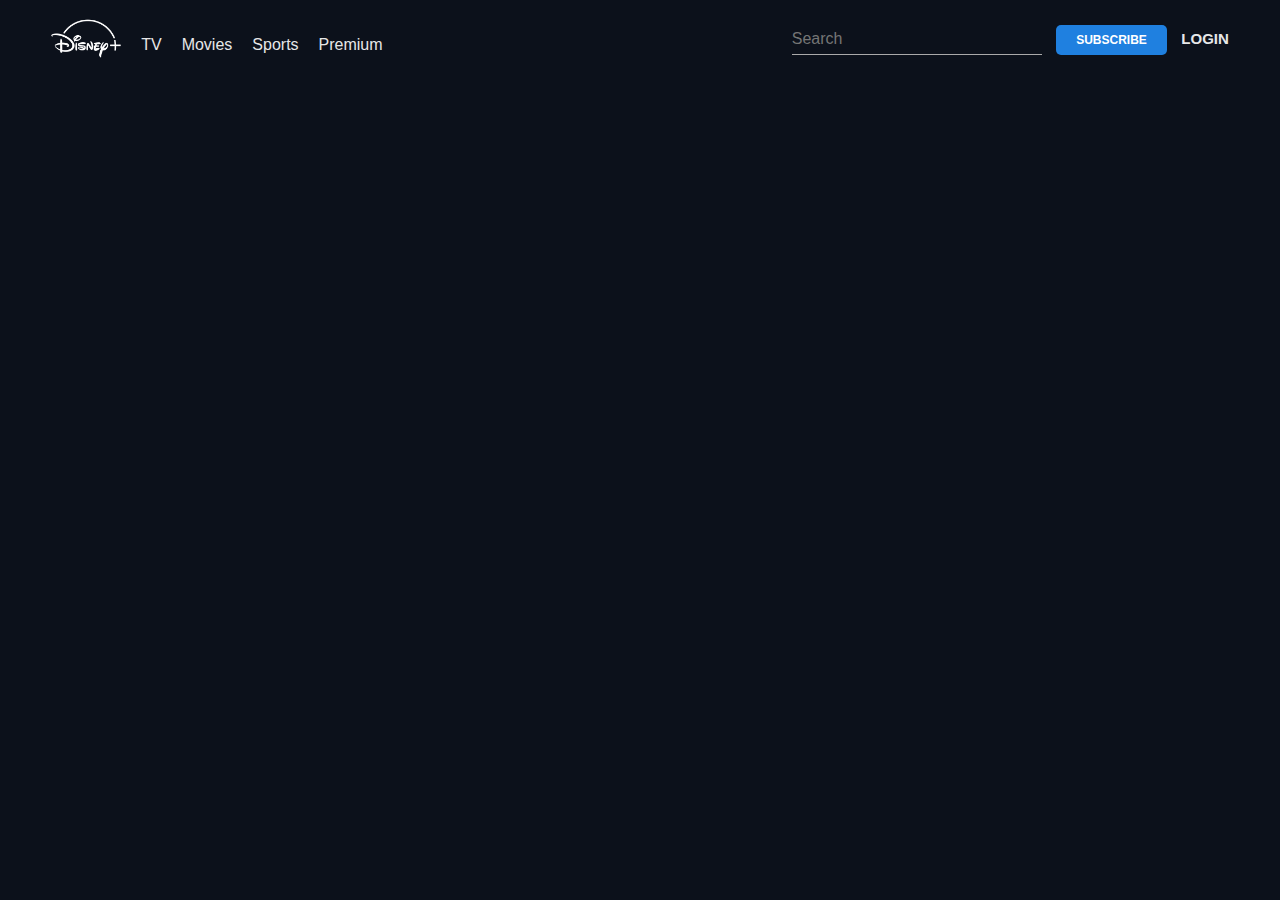
<file: Disney+/index.html>
<!DOCTYPE html>
<html lang="en">
<head>
	<meta charset="utf-8">
	<meta http-equiv="X-UA-Compatible" content="IE=edge">
	<meta name="viewport" content="width=device-width, initial-scale=1.0">
	<title>Disney+ Clone</title>
	<link rel="stylesheet" type="text/css" href="styles.css">
	<script src="https://ajax.googleapis.com/ajax/libs/jquery/3.6.0/jquery.min.js"></script>
</head>
<body>
	<nav class="navbar">
		<img src="images/logo.png" class="brand-logo" alt="">
		<ul class="nav-links">
			<li class="nav-items"><a href="#">TV</a></li>
			<li class="nav-items"><a href="#">Movies</a></li>
			<li class="nav-items"><a href="#">Sports</a></li>
			<li class="nav-items"><a href="#">Premium</a></li>
		</ul>

		<div class="right-container">
			<input type="text" class="search-box" placeholder="search">
			<button class="sub-btn">subscribe</button>
			<a href="#" class="login-link">Login</a>
		</div>
	</div>
	</nav>

	<div class="carousel-container">
		<div class="carousel">
			<!--div class="slider">
				<div class="slide-content">
					<h1 class="movie-title">Loki</h1>
					<p class="movie-des">Lorem ipsum dolor sit amet consectetur adipisicing elit. Quam veniam autem maiores provident, aliquam, cum tempore dolore debitis. Deserunt temporibus illo aperiam impedit maxime veritatis ad illum explicabo aspernatur animi?</p>
				</div>
				<img src="images/slider 1.png" alt="">
			</div-->
		</div>
	</div>
	<script src="js/app.js" async></script>
</body>
</html>
</file>
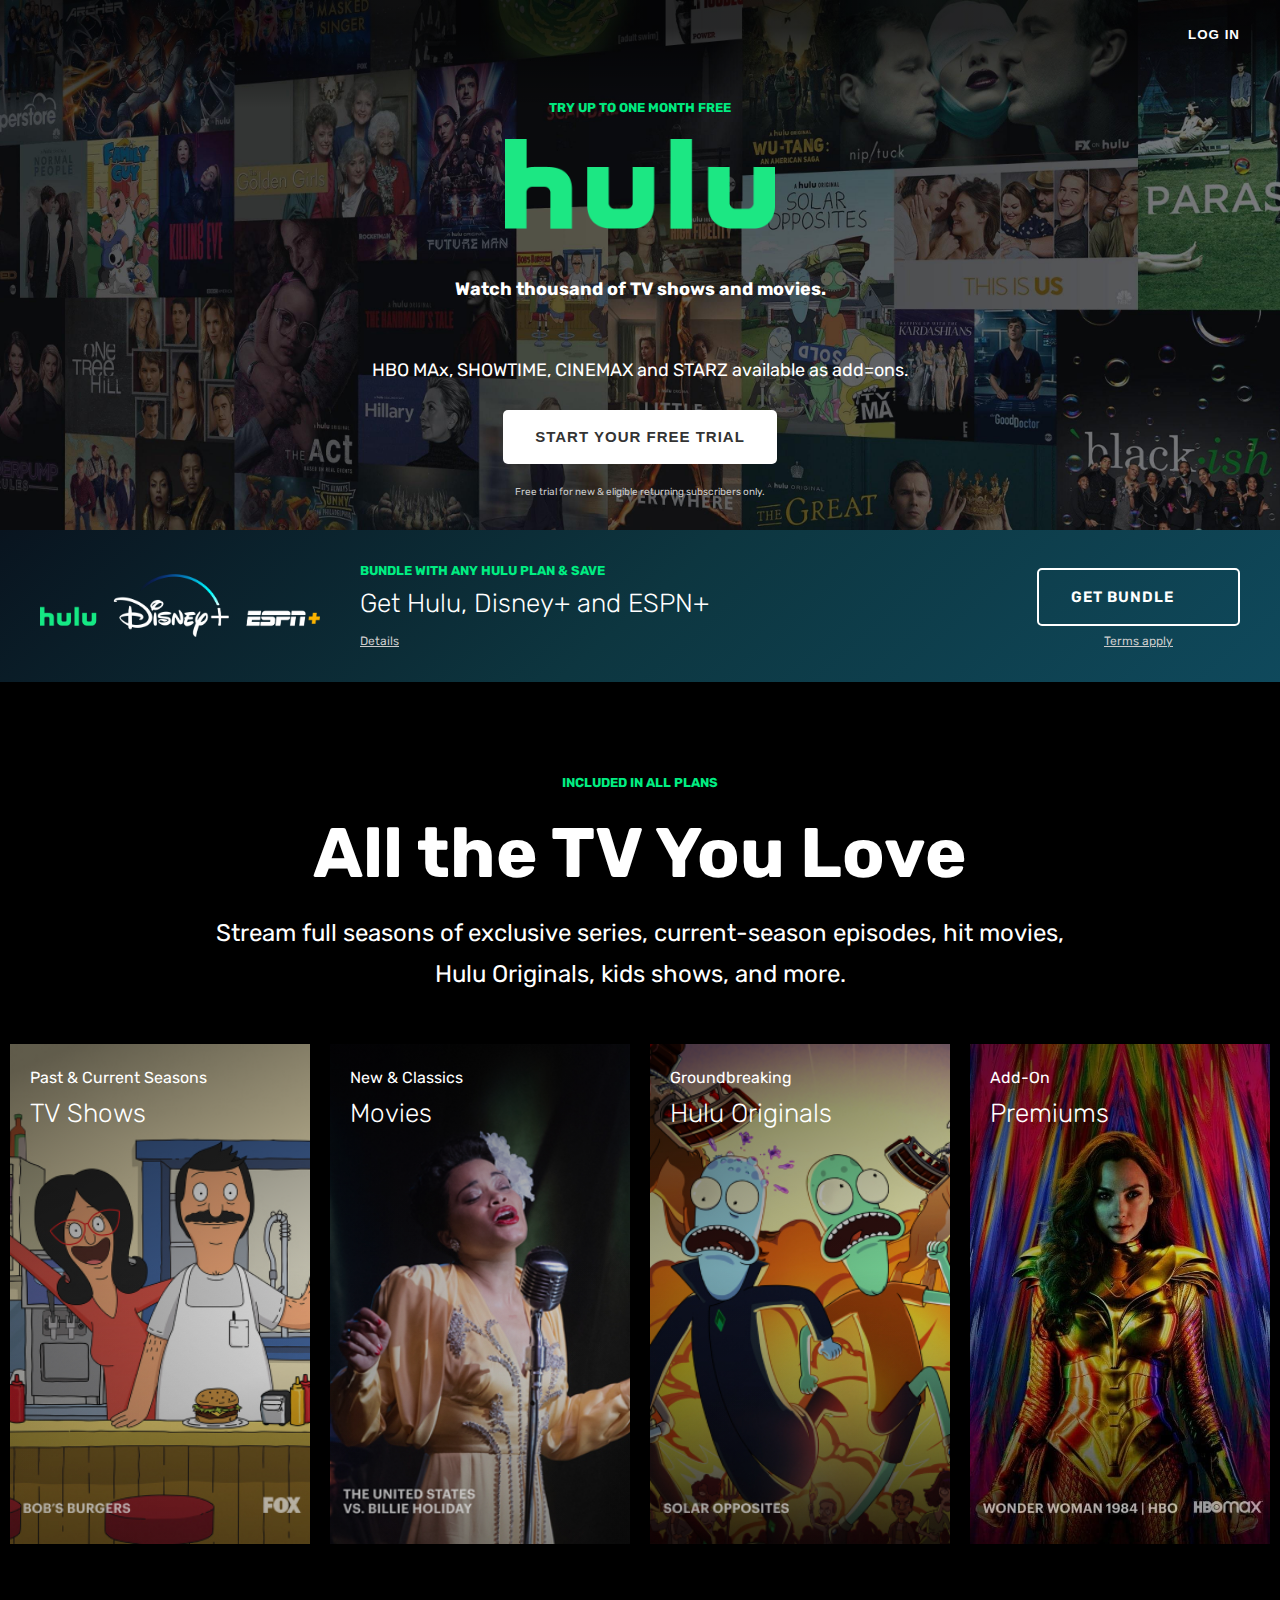
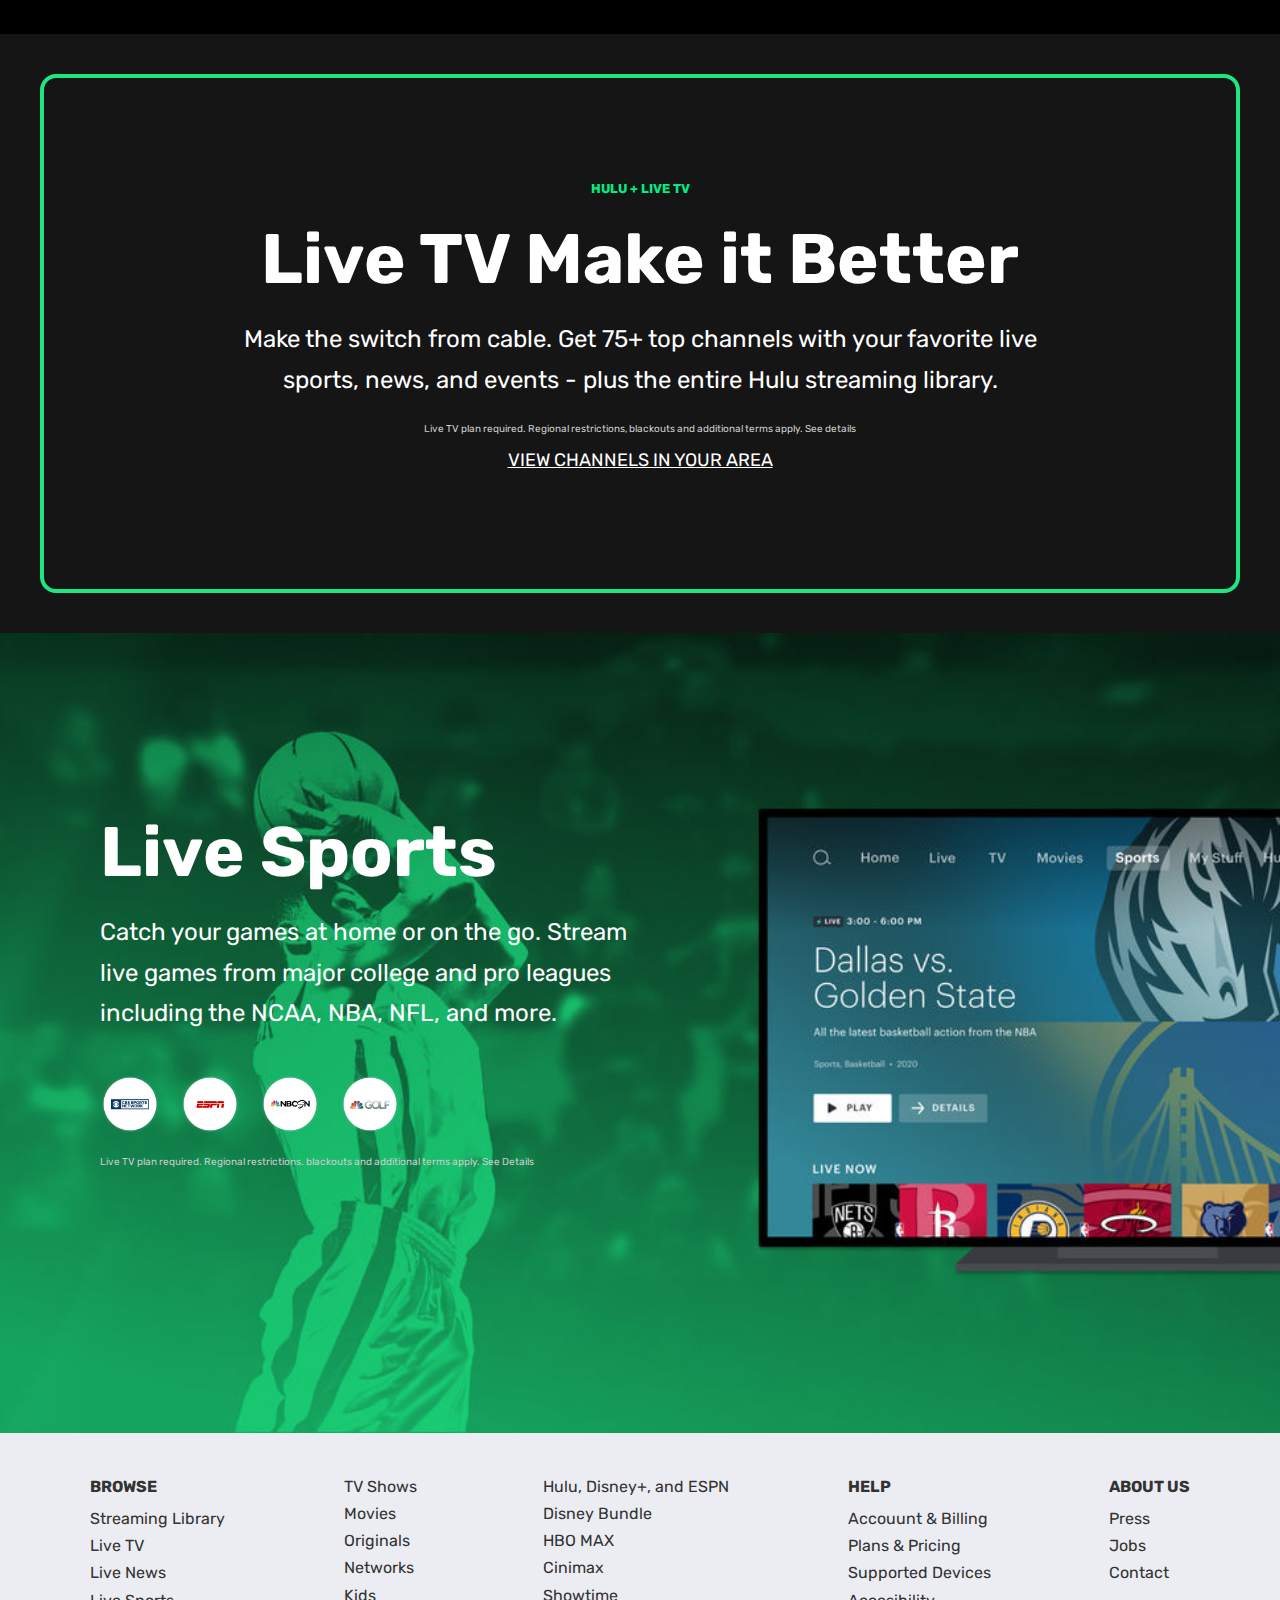
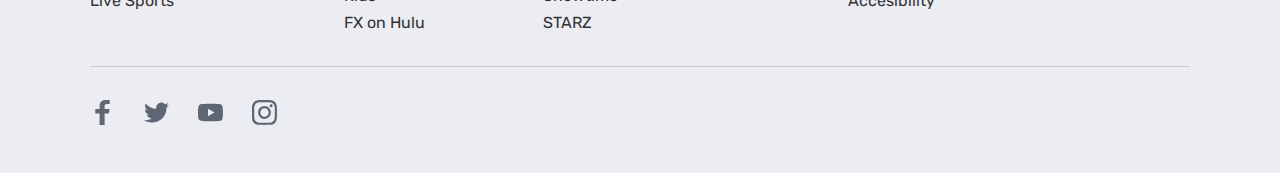
<file: hulu_clone/index.html>
<!DOCTYPE html>
<html lang="en">
<head>
    <meta charset="UTF-8">
    <meta http-equiv="X-UA-Compatible" content="IE=edge">
    <meta name="viewport" content="width=device-width, initial-scale=1.0">
    <title>Stream TV and Movies Live and Online - Hulu</title>
    <link rel="stylesheet" href="css/style.css"/>
</head>
<body>
    <header class="header">
        <nav> 
            <ul>
                <li>
                    <button class="login-btn">Log in</button>
                </li>
            </ul>
        </nav>
        <div class="header-content">
            <h4>Try up to one month free</h4>
            <img src="img/logo.png" alt="Hulu" class="logo">
            <div class="header-text-1">Watch thousand of TV shows and movies. </div>
            <div class="header-text-2">HBO MAx, SHOWTIME, CINEMAX and STARZ available as add=ons.

            </div>
            <button class="btn btn-cta">Start Your Free Trial</button>
            <div class="legal-text">
                Free trial for new & eligible returning subscribers only.
            </div>
        </div>
    </header>

    <section class="sub-header">
        <img src="img/logos.png" alt="">
        <div>
            <h4>Bundle with any Hulu plan & save</h4>
            <h3>Get Hulu, Disney+ and ESPN+</h3>
            <a href="#" class="sub-link">Details</a>
        </div>
        <div> 
            <a href="#" class="btn btn-outline">Get Bundle</a>
            <a href="#" class="sub-link">Terms apply</a>
        </div>
    </section>

    <section class="categories">
        <h4>Included in all plans</h4>
        <div class="text-xl">All the TV You Love</div>
        <div class="sub-text">
            Stream full seasons of exclusive series, current-season episodes, hit 
            movies, Hulu Originals, kids shows, and more.
        </div>
        <div class="covers">
            <div class="cover-1">
                <div class="cover-grad"></div>
                <div class="cover-text">
                    <div class="sub-title">Past & Current Seasons</div>
                    <h3>TV Shows</h3>
                </div>
            </div>

            <div class="cover-2">
                <div class="cover-grad"></div>
                <div class="cover-text">
                    <div class="sub-title">New & Classics</div>
                    <h3>Movies</h3>
                </div>
            </div>

            <div class="cover-3">
                <div class="cover-grad"></div>
                <div class="cover-text">
                    <div class="sub-title">Groundbreaking</div>
                    <h3>Hulu Originals</h3>
                </div>
            </div>

            <div class="cover-4">
                <div class="cover-grad"></div>
                <div class="cover-text">
                    <div class="sub-title">Add-On</div>
                    <h3>Premiums</h3>
                </div>
            </div>
        </div>
    </section>

    <section class="live">
        <div class="live-border">
            <h4>Hulu + Live TV</h4>
            <div class="text-xl">Live TV Make it Better</div>
            <div class="sub-text">Make the switch from cable. Get 75+ top channels with your favorite live sports, news, and events - plus the entire Hulu streaming library.<div>
            <div class="legal-text">Live TV plan required. Regional restrictions, blackouts and additional terms apply. See details</div>
            <a href="#">View Channels in Your Area</a>
        </div>
    </section>

    <section class="live-sports">
        <div class="live-sports-content">
            <div class="text-xl">Live Sports</div>
            <div class="sub-text">Catch your games at home or on the go. Stream live games from major college and pro leagues including the NCAA, NBA, NFL, and more.</div>
            <div class="live-sports-logos">
                <div>
                    <img src="img/live-sports-logo-1.png" alt="">
                </div>
                <div>
                    <img src="img/live-sports-logo-2.png" alt="">
                </div>
                <div>
                    <img src="img/live-sports-logo-3.svg" alt="">
                </div>
                <div>
                    <img src="img/live-sports-logo-4.png" alt="">
                </div>
            </div>

            <div class="legal-text">
                Live TV plan required. Regional restrictions. blackouts and additional terms apply. 
                See Details
            </div>
        </div>
    </section>

    <footer class="footer">
        <div class="footer-container">
            <div class="footer-lists">
                <ul>
                    <li class="list-head">BROWSE</li>
                    <li><a href="#">Streaming Library</a></li>
                    <li><a href="#">Live TV</a></li>
                    <li><a href="#">Live News</a></li>
                    <li><a href="#">Live Sports</a></li>
                </ul>
                <ul>
                    <li><a href="#">TV Shows</a></li>
                    <li><a href="#">Movies</a></li>
                    <li><a href="#">Originals</a></li>
                    <li><a href="#">Networks</a></li>
                    <li><a href="#">Kids</a></li>
                    <li><a href="#"></a>FX on Hulu</li>
                </ul>
                <ul>
                    <li><a href="#">Hulu, Disney+, and ESPN</a></li>
                    <li><a href="#">Disney Bundle</a></li>
                    <li><a href="#">HBO MAX</a></li>
                    <li><a href="#">Cinimax</a></li>
                    <li><a href="#">Showtime</a></li>
                    <li><a href="#"></a>STARZ</li>
                </ul>
                <ul>
                    <li class="list-head">HELP</li>
                    <li><a href="#">Accouunt & Billing</a></li>
                    <li><a href="#">Plans & Pricing</a></li>
                    <li><a href="#">Supported Devices</a></li>
                    <li><a href="#">Accesibility</a></li>
                </ul>
                <ul>
                    <li class="list-head">ABOUT US</li>
                    <li><a href="#">Press</a></li>
                    <li><a href="#">Jobs</a></li>
                    <li><a href="#">Contact</a></li>
                </ul>

            </div>
            <div class="divider"></div>
            <div class="social-icons">
                <a href="#"><img src="img/facebook.svg" alt="" /></a>
                <a href="#"><img src="img/twitter.svg" alt="" /></a>
                <a href="#"><img src="img/youtube.svg" alt="" /></a>
                <a href="#"><img src="img/instagram.svg" alt="" /></a>
            </div>
        </div>
    </footer>

    <div class="modal">
        <div class="modal-box">
            <div class="modal-body">
                <h3>Log in</h3>
                <form action="">
                    <div class="form-control">
                        <label for="email">Email</label>
                        <input type="email" id="email"> 
                    </div>
                    <div class="form-control">
                        <label for="password">Password</label>
                        <input type="password" id="password"> 
                    </div>
                    <p><a href="#">Forgot your email or password</a></p>
                    <button class="btn btn-dark">Log in</button>
                </form>
            </div>
            <div class="modal-footer">
                <p>Don't have a account? <a href="#">Start your free trial</a></p>
            </div>
            <img class="close" src="img/close.svg" alt="close">
        </div>
    </div>

    <script src="js/main.js"></script>

</body>
</html>
</file>
<file: Disney+/styles.css>
*
{
	margin: 0;
	padding: 0;
	box-sizing: border-box;
}

body
{
	width: 100%;
	background: #0c111b;
	position: relative;
	font-family: roboto,sans-serif;
}

.navbar
{
	width: 100%;
	height: 80px;
	position: fixed;
	top: 0;
	left: 0;
	padding: 0 4%;
	background: #0c111b;
	z-index: 9;
	display: flex;
	align-items: center;

}

.brand-logo
{
	height: 70px;
}

.nav-links
{
	margin-top: 10px;
	display: flex;
	list-style: none;
}

.nav-items a
{
	text-decoration: none;
	margin-left: 20px;
	text-transform: capitalize;
	color: #fff;
	opacity: 0.9;
}

.right-container
{
	display: block;
	margin-left: auto;

}

.search-box
{
	border: none;
	border-bottom: 1px solid #aaa;
	background: transparent;
	outline: none;
	height: 30px;
	color: #fff;
	width: 250px;
	text-transform: capitalize;
	font-size: 16px;
	font-weight: 500;
	transition: 0.5s;

}

.search-box:focus
{
	width: 400px;
	border-color: #1f80e0;

}

.sub-btn
{
	background: #1f80e0;
	height: 30px;
	padding: 0 20px;
	color: #fff;
	border-radius: 5px;
	border: none;
	outline: none;
	text-transform: uppercase;
	font-weight: 700;
	font-size: 12px;
	margin: 0 10px;

}

.login-link
{
	color: #fff;
	opacity: 0.9;
	text-transform: uppercase;
	font-size: 15px;
	font-weight: 700;
	text-decoration: none;
}

.caraousel-container
{
	position: relative;
	width: 100%;
	height: 450px;
	padding: 20px;
	overflow-x: hidden;
	margin-top: 80px;

}

.caraousel
{
	display: flex;
	width: 92%;
	height: 100%;
	position: relative;
	margin: auto;

}

.slider
{
	flex: 0 0 auto;
	margin-right: 30px;
	position: relative;
	background: rgb(0,0,0,0.5);
	border-radius: 5px;
	width: 100%;
	height: 100%;
	left: 0;
	transition: 1s;
	overflow: hidden;

}

.slider img
{
	width: 70%;
	min-height: 100%;
	object-fit: cover;
	display: block;
	margin-left: auto;
}

.slider-content
{
	position: absolute;
	width: 50%;
	height: 100%;
	z-index: 2;
	background: linear-gradient(to right, #030b17 80%, #0c111b00);
	color: #fff;

}

.movie-title
{
	padding-left: 50px;
	text-transform: capitalize;
	margin-top: 80px;

}

.movie-des
{
	width: 80%;
	line-height: 30px;
	padding-left: 50px;
	margin-top: 30px;
	opacity: 0.8;

}
</file>
<file: hulu_clone/css/style.css>
@import url('https://fonts.googleapis.com/css2?family=Inter:wght@300;400;700&family=Roboto:wght@300;400;700&family=Rubik:wght@300;400;600;700&display=swap');

*{
    box-sizing: 0;
    margin: 0;
    padding: 0;
}

html, 
body {
    font-family: 'Rubik', 'sans=serif';
    background: #000;
    color: #fff;
    line-height: 1.7;
    overflow-x: hidden;
}

a{
    color: #fff;
    text-decoration: none;
}

a:hover{
    color: #ccc;
}

ul{
    list-style-type: none;

}

img{
    width: 100%;
}

h3{
    font-size: 26px;
    font-weight: 300;
}

h4 {
    color: #00ed82;
    font-size: 13px;
    text-transform: uppercase;
}

.btn {
    display: inline-block;
    background: #fff;
    color: #333;
    min-width: 135px;
    padding: 20px 32px;
    font-size: 15px;
    font-weight: 600;
    line-height: 14px;
    border: none;
    border-radius: 5px;
    letter-spacing: 1px;
    text-transform: uppercase;
}

.btn-cta:hover {
    opacity: 0.8;
}

.btn-outline {
    background: none;
    color: #fff;
    border: 2px solid #fff;
}

.btn-outline:hover{
    color: #fff;
    border-color: #ccc;
}

.btn-dark{
    background: #000;
    color: #fff;
}

.legal-text{
    font-size: 10px;
    color: #ccc;
    margin-top: 20px;
}

.sub-link{
    display: block;
    color: #ccc;
    font-size: 12px;
    margin-top: 5px;
    text-decoration: underline;
}

.text-xl {
    font-size: 70px;
    font-weight: bold;
}

.sub-text{
    max-width: 850px;
    margin-bottom: 10px;
    font-size: 24px;
}

/* header */

.header{
    height: 530px;
    background: url(../img/header.jpg) no-repeat center center / cover;
}

.header nav{
    display: flex;
    justify-content: flex-end;
    padding: 20px 40px;
    z-index: 2;
    position: relative;
}

.header nav .login-btn{
    cursor: pointer;
    background: none;
    border: none;
    color: #fff;
    font-weight: bold;
    text-transform: uppercase;
    letter-spacing: 1px;
}

.header .logo {
    width: 270px;
    margin: 20px 0;
}

.header .header-content {
    display: flex;
    flex-direction: column;
    justify-content: flex-start;
    align-items: center;
    margin-top: 30px;
}

.header .header-text-1 {
    font-size: 18px;
    margin: 25px 0;
    font-weight: bold;
}

.header .header-text-2 {
    font-size: 18px;
    margin: 25px 0;
}

.header::after{
    content: '';
    position: absolute;
    top: 0;
    left: 0;
    width: 100%;
    height: 180px;
    z-index: 1;
    background:
    linear-gradient(180deg, 
    rgba(0,0,0,0.6) 15.54%,
    rgba(0,0,0,0) 60.23%,
    rgba(0, 0, 0, 8e-5) 100% 
    );
}

/* Sub header */

.sub-header {
    display: grid;
    grid-template-columns: 2fr 4fr 2fr;
    gap: 40px;
    align-items: center;
    padding: 30px 40px;
    background: linear-gradient(318.68deg, #0f495c 0%, #0d3640 49.72%, #09141f 100%);

}

.sub-header > div:last-of-type{
    justify-self: end;
    align-self: end;
}

.sub-header > div:last-of-type .sub-link{
    text-align: center;
}

/* categories */

.categories{
    display: flex;
    flex-direction: column;
    align-items: center;
    text-align: center;
    padding: 90px 40px;
    justify-content: center;
}


.categories .covers{
    display: grid;
    grid-template-columns: repeat(4, 1fr);
    margin-top: 40px;
    gap: 20px;
}

.categories .covers >div {
    height: 500px;
    width: 300px;
    position: relative;
}

.categories .cover-grad{
    position: absolute;
    top: 0;
    left: 0;
    width: 100%;
    height: 100%;
    background: linear-gradient(156.82deg, rgba(0,0,0,0.6) 4.58%, rgba(0,0,0,0) 69.61%), linear-gradient(24.5deg, rgba(0,0,0,0.2) 4.71%, rgba(0,0,0,0) 71.49%);
}

.categories .cover-1{
    background: url(../img/cover-1.jpg) no-repeat center center / cover;
}

.categories .cover-2{
    background: url(../img/cover-2.jpg) no-repeat center center / cover;
}
.categories .cover-3{
    background: url(../img/cover-3.jpg) no-repeat center center / cover;
}
.categories .cover-4{
    background: url(../img/cover-4.jpg) no-repeat center center / cover;
}

.categories .cover-text {
    position: absolute;
    top: 20px;
    left: 20px;
    text-align: left;
}


/* Live */

.live {
    background: #151516;
    padding: 40px;
}

.live-border{
    border: 4px solid #1ce783;
    border-radius: 16px;
    padding: 100px;
    display: flex;
    flex-direction: column;
    align-items: center;
    justify-content: center;
    text-align: center;
}

.live a{
    text-transform: uppercase;
    font-size: 18px;
    margin-top: 20px;
    text-decoration: underline;
}

/* Live sports */

.live-sports{
    background: url(../img/live-sports.jpg) no-repeat center center / cover;
    height: 800px;
    position: relative;
}

.live-sports-content{
    position: absolute;
    top: 160px;
    left: 100px;
    max-width: 550px;
}

.live-sports-logos{
    width: 300px;
    margin-top: 40px;
    display: flex;
    align-items: center;
    justify-content: space-between;
}

.live-sports-logos > div{
    background: url(../img/network-logo-bg.png) no-repeat center center / cover;
    height: 60px;
    width: 60px;
    display: flex;
    justify-content: center;
    align-items: center;
}

.live-sports-logos img {
    width: 40px;
}

/* Footer */

.footer{
    background: #ebedf2;
    color: #333;
}

.footer a{
    color: #333;
}

.footer-container{
    max-width: 1100px;
    margin: auto;
    padding: 40px;
}

.footer-lists{
    display: flex;
    justify-content: space-between;
}

.footer-lists .list-head{
    text-transform: uppercase;
    font-weight: bold;
    margin-bottom: 5px;
}

.divider{
    width: 100%;
    height: 3px;
    border-top: 1px #ccc solid;
    margin: 30px 0; 
}

.social-icons img{
    width: 25px;
    height: 25px;
    margin-right: 25px;
}

/* modal */

.modal{
    display: none;
    position: fixed;
    top: 0;
    left: 0;
    z-index: 1;
    height: 100%;
    width: 100%;
    background: rgba(0,0,0,0.5);
}

.modal-box{
    margin: 10% auto;
    width: 400px;
    background: #fff;
    color: #333;
    position: relative;
    animation: modalopen 2s;
}

@keyframes modalopen {
    from{
        opacity: 0;
    }

    top{
        opacity: 1;
    }
}

.modal-body {
    padding: 50px;
}

.modal-body h3 {
    font-weight: bold;
}

.modal-body .btn{
    width: 100%;
    margin-top: 30px;
}

.modal .close{
    cursor: pointer;
    height: 23px;
    width: 23px;
    position: absolute;
    top: 20px;
    right: 20px;
}

.modal .modal-footer{
    background: #f7f7f9;
    color: #333;
    padding: 20px 0;
    border-top: #eee 1px solid;
    text-align: center;
}

.modal .modal-footer a{
    color: steelblue;
}

/* from */

.form-control{
    margin: 20px 0;
}

.form-control label{
    display: block;
    text-transform: uppercase;
}

.form-control input{
    width: 100%;
    border: 2px #ccc solid;
    border-radius: 5px;
    height: 50px;
    padding: 5px;
}

/* MEDIA QUERIES */

@media(max-width: 1100px){
    .categories .covers{
        grid-template-columns: 1fr 1fr;
    }
}

@media(max-width: 768px){
    .header .logo {
        width: 200px;
    }

    .header .header-content {
        text-align: center;
        padding: 0 20px;
    }

    .header .header-text-1{
        margin-bottom: 40px;
    }

    .header .header-text-2{
        display: none;
    }

    .sub-header{
        grid-template-columns: 1fr;
        text-align: center;
        gap: 20px;
    }

    .sub-header img{
        width: 250px;
        margin: auto;
    }

    .sub-header > div:last-of-type{
        justify-self: center;
        align-self: center;
    }

    .text-xl{
        line-height: 1.3;
        font-size: 40px;
    }

    .sub-text{
        font-size: 20px;
    }

    .categories .covers{
        grid-template-columns: 1fr;
    }

    .live-border{
        padding: 30px 10px;
    }

    .live-sports{
        background: url(../img/live-sports-small.jpg) no-repeat center center / cover;
    }

    .live-sports-content{
        top: 30px;
        left: 30px;
        margin-top: 60px;
    }

    .footer-lists{
        flex-direction: column;
    }

    .modal .modal-box{
        width: 350px;
    }
}
</file>
